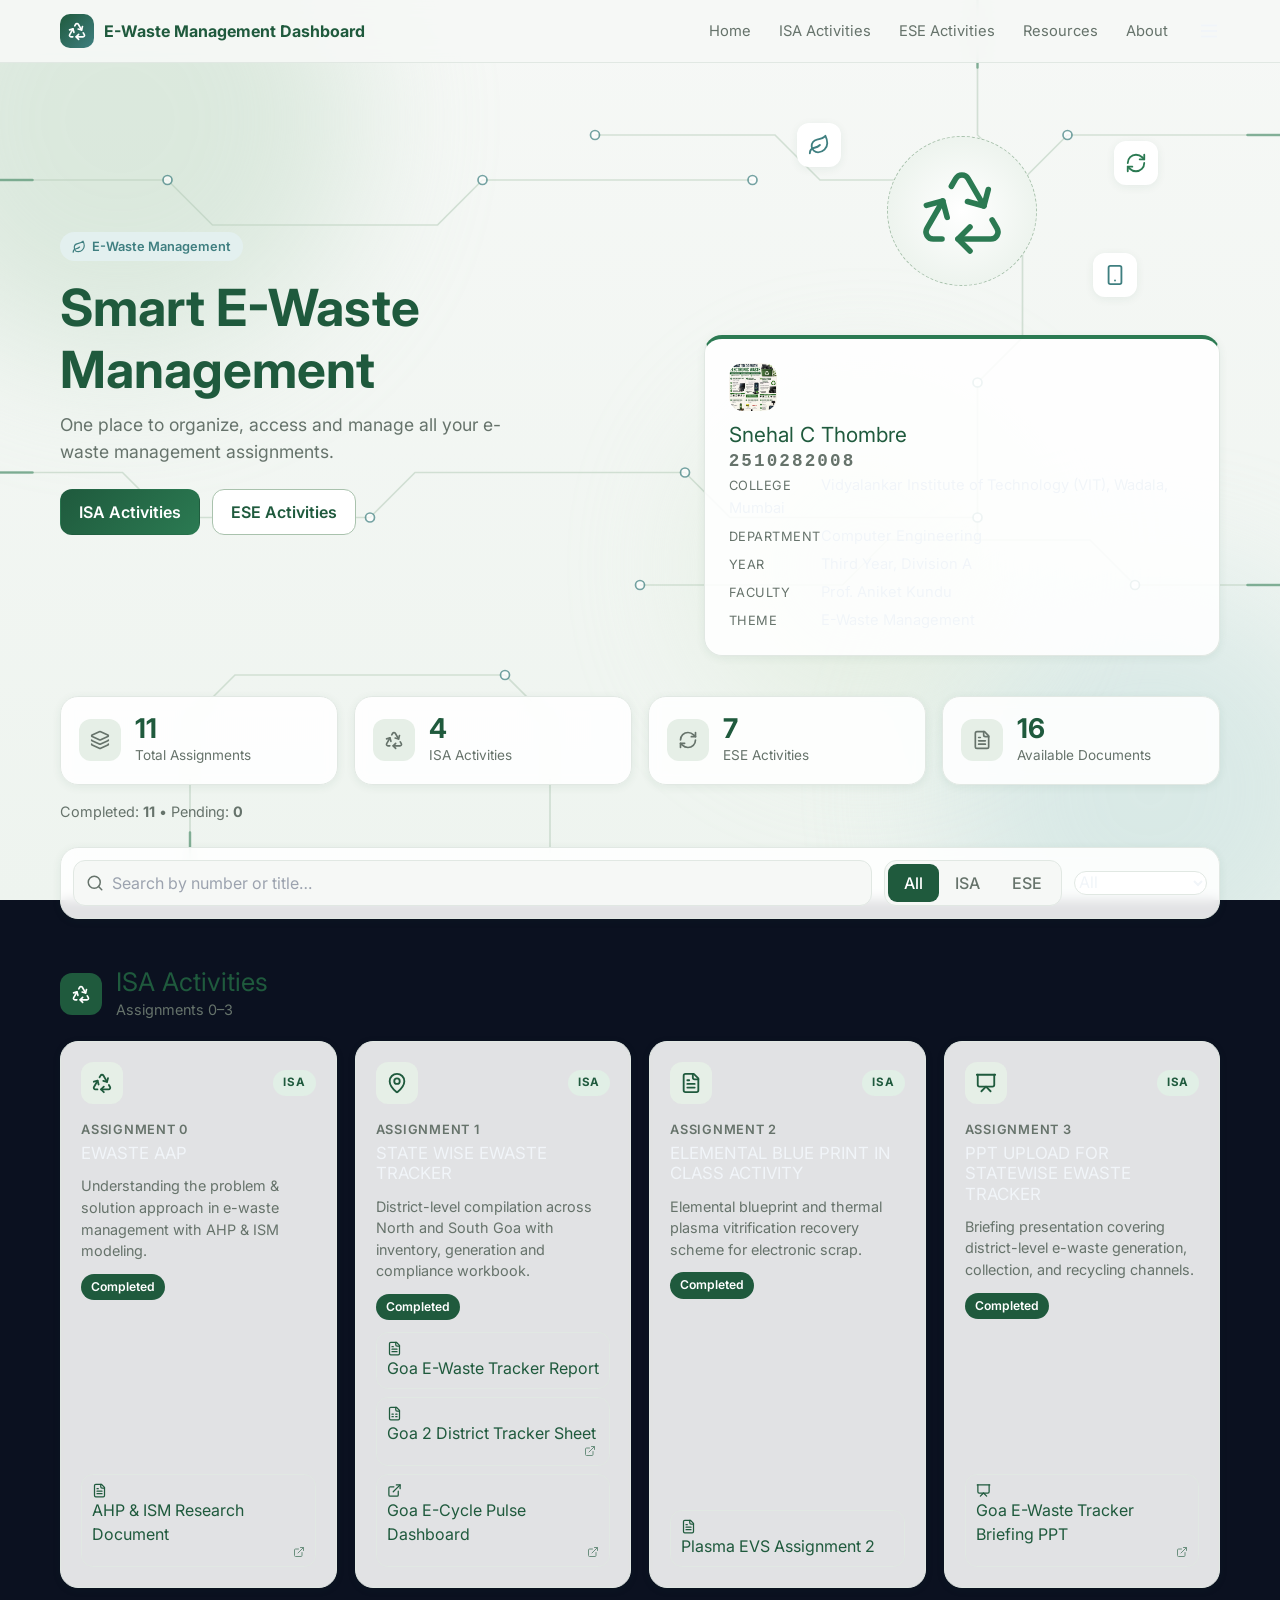
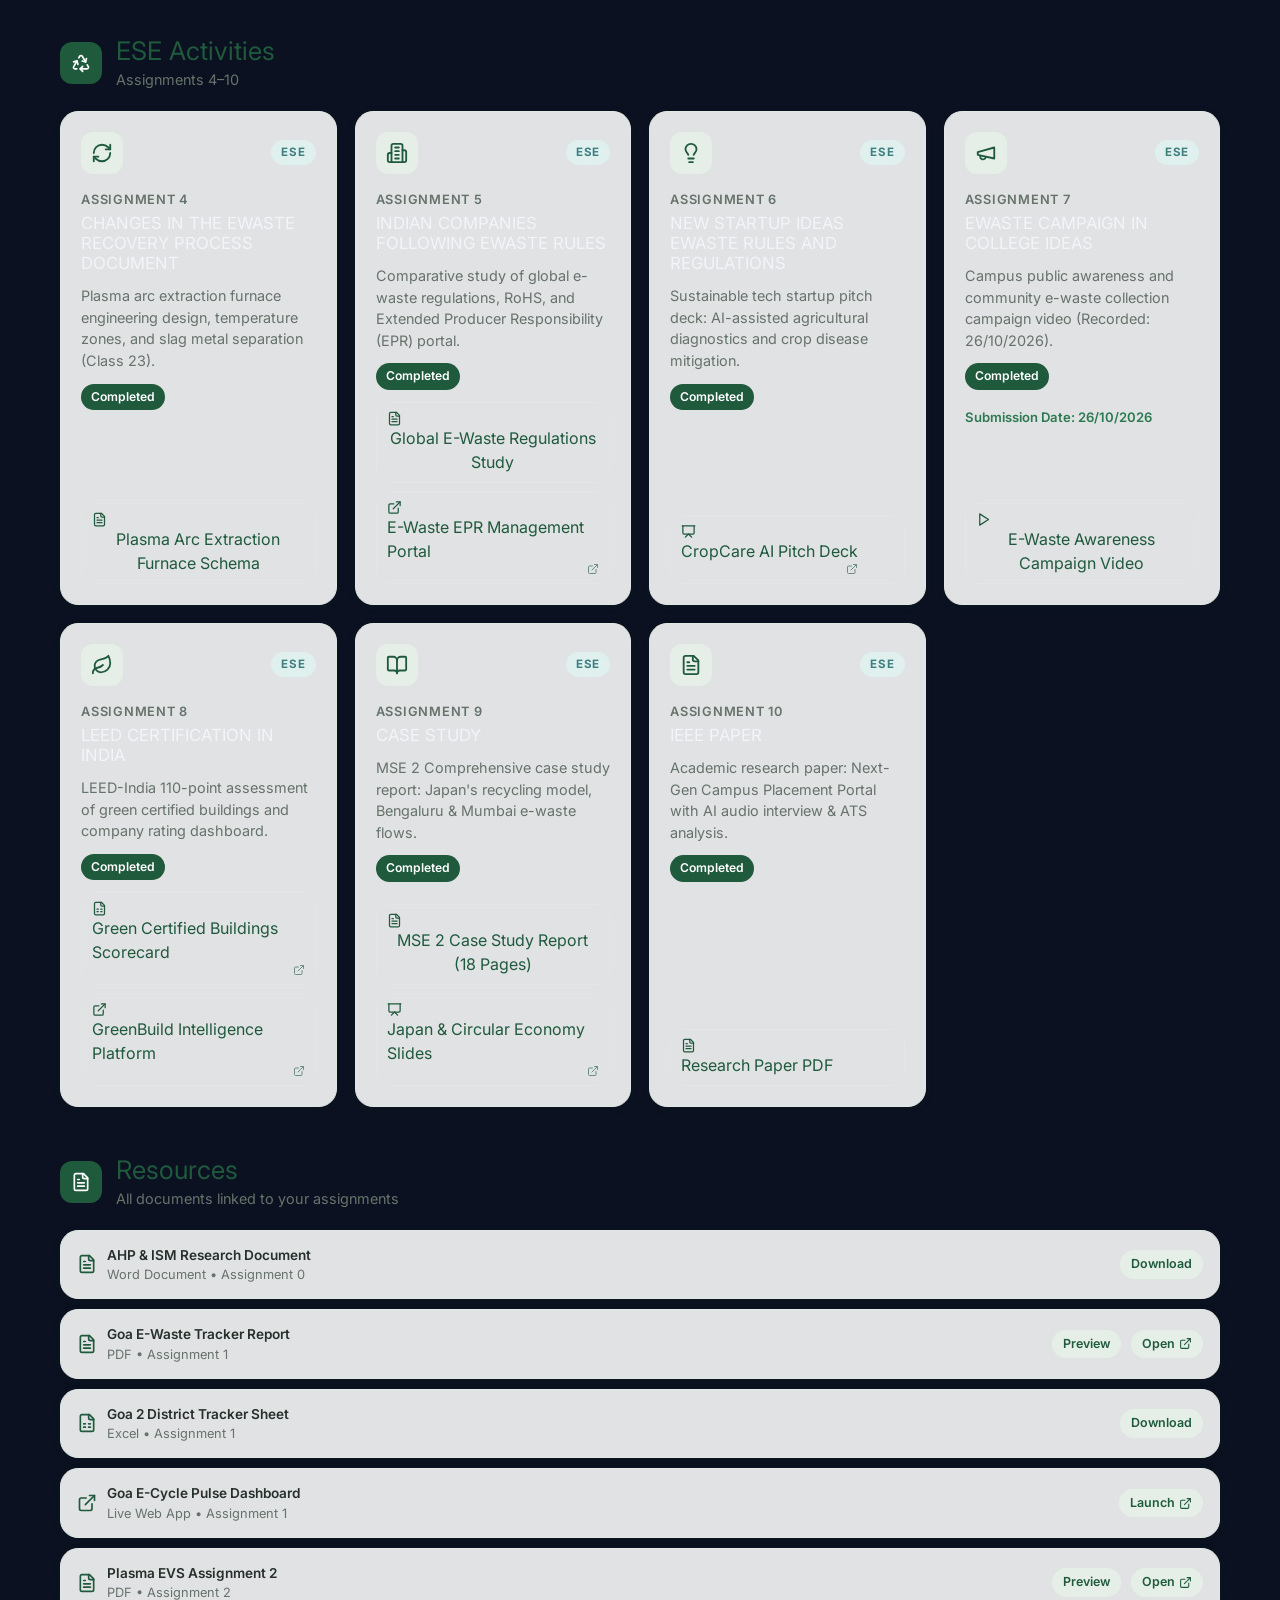
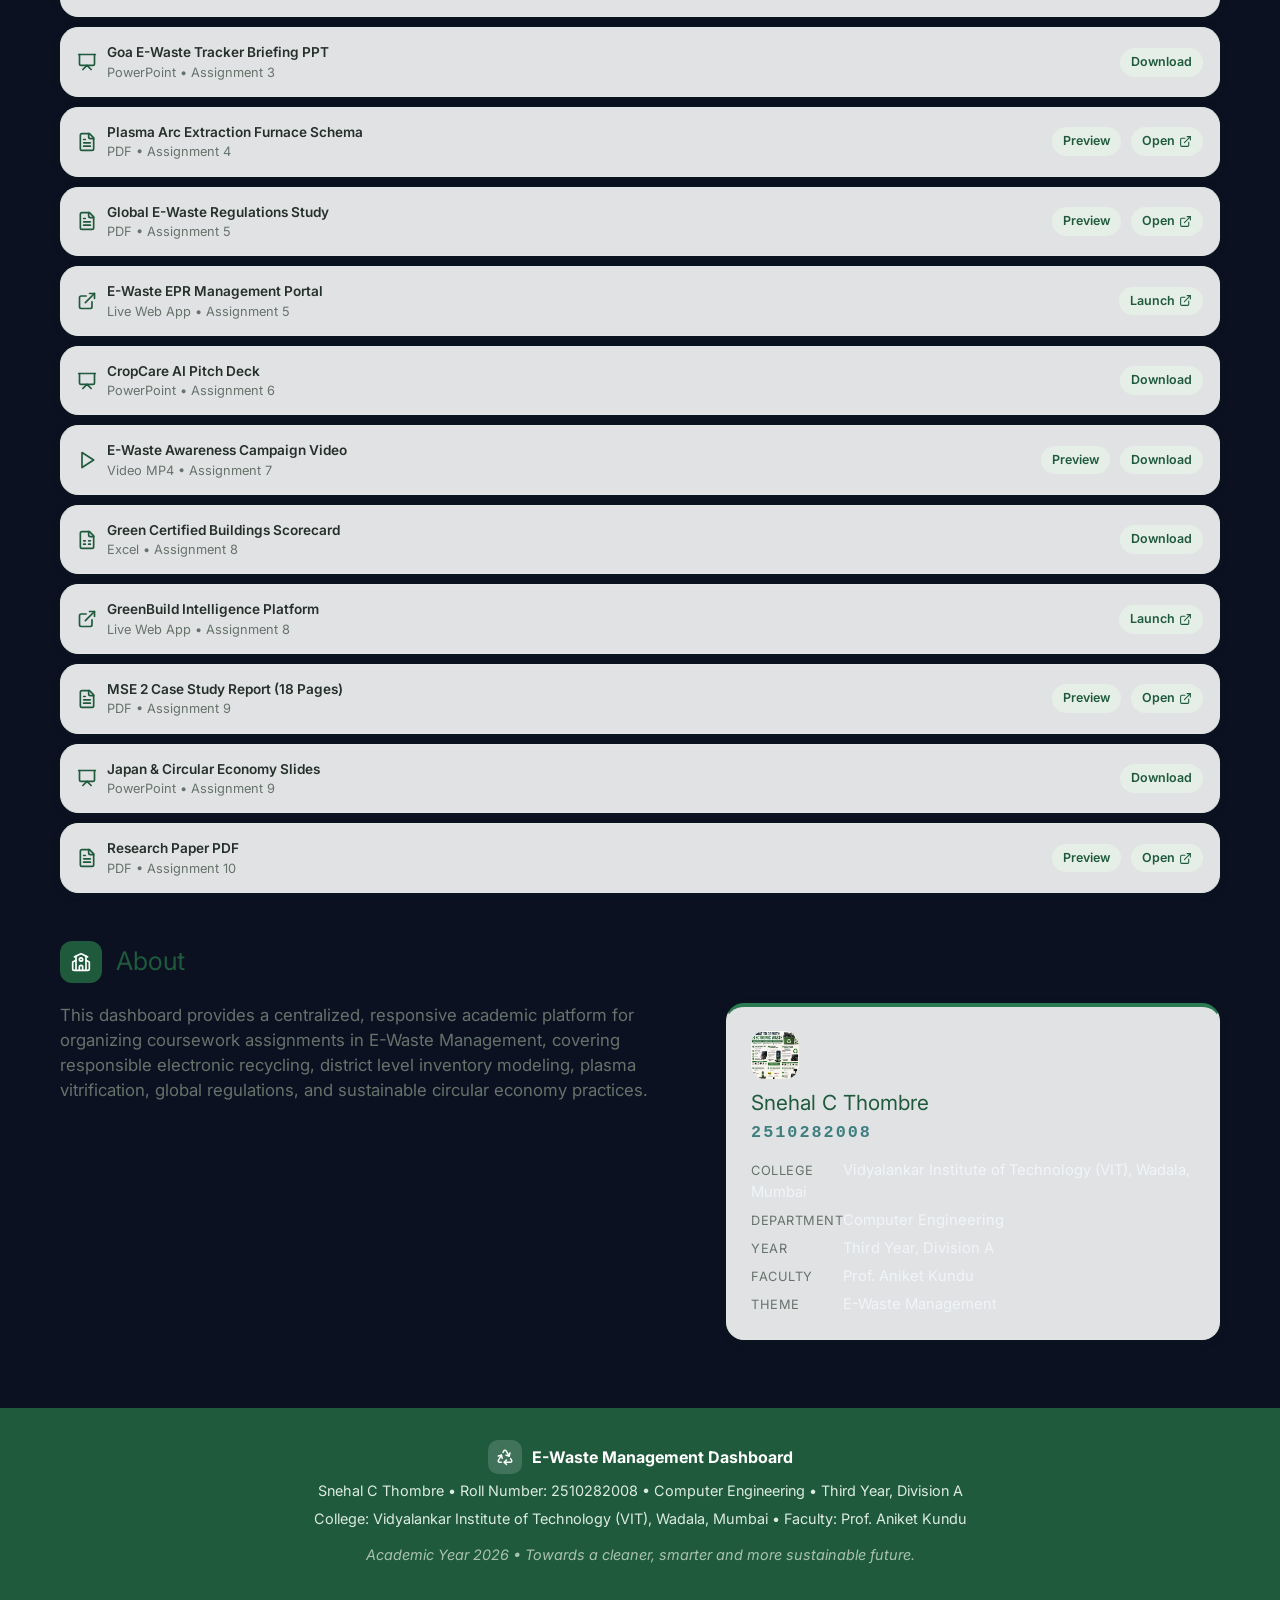
<file: index.html>
<!doctype html>
<html lang="en">
  <head>
    <meta charset="UTF-8" />
    <meta name="viewport" content="width=device-width, initial-scale=1.0" />
    <title>E-Waste Management Dashboard | Snehal C Thombre</title>
    <link rel="preconnect" href="https://fonts.googleapis.com" />
    <link href="https://fonts.googleapis.com/css2?family=Inter:wght@400;500;600;700&display=swap" rel="stylesheet" />
    <link rel="icon" type="image/svg+xml" href="data:image/svg+xml,<svg xmlns='http://www.w3.org/2000/svg' viewBox='0 0 24 24' fill='none' stroke='%231f5a3d' stroke-width='2' stroke-linecap='round' stroke-linejoin='round'><path d='M7 19H4.815a1.83 1.83 0 0 1-1.57-.881 1.785 1.785 0 0 1-.004-1.784L7.196 9.5'/><path d='M11 19h8.2a1.8 1.8 0 0 0 1.5-1.5 1.8 1.8 0 0 0-.2-1.7l-4.7-8.1a1.8 1.8 0 0 0-1.6-.9h-1.9'/><path d='M11 12h8'/><path d='m16 9 3 3-3 3'/></svg>" />
    <script type="module" crossorigin src="./assets/index-CmG6NDel.js"></script>
    <link rel="stylesheet" crossorigin href="./assets/index-Br7IH2SK.css">
  </head>
  <body>
    <div id="root"></div>
  </body>
</html>
</file>
<file: assets/index-Br7IH2SK.css>
:root{--bg:#f6f8f6;--card:#fff;--forest:#1f5a3d;--forest2:#2b7a52;--sage:#a9c2ad;--sage-l:#e6efe7;--teal:#3f7f80;--ink:#26302b;--mute:#66736b;--line:#e1e8e3;--shadow:0 2px 10px rgba(31,90,61,.07);--r:18px}*{box-sizing:border-box}html{scroll-behavior:smooth}body{margin:0;font-family:Inter,Poppins,system-ui,sans-serif;background:var(--bg);color:var(--ink);line-height:1.5}main{max-width:1200px;margin:0 auto;padding:0 20px;position:relative;z-index:1}h1,h2,h3{margin:0;line-height:1.2}a{color:inherit;text-decoration:none}button,select,input{font:inherit}:focus-visible{outline:2px solid var(--teal);outline-offset:2px}.card{background:#ffffffe0;-webkit-backdrop-filter:blur(6px);backdrop-filter:blur(6px);border:1px solid var(--line);border-radius:var(--r);box-shadow:var(--shadow);transition:transform .25s,box-shadow .25s}.navbar{position:sticky;top:0;z-index:50;background:#f6f8f6eb;-webkit-backdrop-filter:blur(10px);backdrop-filter:blur(10px);border-bottom:1px solid var(--line)}.nav-inner{max-width:1200px;margin:0 auto;padding:12px 20px;display:flex;align-items:center;gap:18px}.brand{display:flex;align-items:center;gap:10px;font-weight:700;color:var(--forest)}.logo{width:34px;height:34px;border-radius:10px;background:linear-gradient(135deg,var(--forest),var(--teal));color:#fff;display:grid;place-items:center}.nav-links{display:flex;gap:4px;margin-left:auto}.nav-links a{padding:8px 12px;border-radius:10px;font-size:.92rem;color:var(--mute);transition:.2s}.nav-links a:hover{background:var(--sage-l);color:var(--forest)}.profile-chip{display:flex;align-items:center;gap:6px;padding:7px 12px;border-radius:99px;background:var(--sage-l);color:var(--forest);font-weight:600;font-size:.88rem}.burger{display:none;background:none;border:0;color:var(--forest);cursor:pointer;margin-left:auto}.welcome{display:grid;grid-template-columns:1.2fr 1fr;grid-template-areas:"t a" "t p";gap:24px;padding:48px 0 24px;align-items:center}.welcome-text{grid-area:t}.welcome-art{grid-area:a}.welcome-profile{grid-area:p}.eyebrow{display:inline-flex;gap:6px;align-items:center;font-size:.8rem;font-weight:600;color:var(--teal);background:#e3f0ef;padding:5px 12px;border-radius:99px}.welcome h1{font-size:clamp(2rem,5vw,3.2rem);color:var(--forest);margin:16px 0 12px;font-weight:700}.welcome p{color:var(--mute);font-size:1.1rem;max-width:480px;margin:0}.cta-row{display:flex;gap:12px;margin-top:24px;flex-wrap:wrap}.welcome-art{position:relative;height:200px;display:grid;place-items:center}.orbit{width:150px;height:150px;border-radius:50%;display:grid;place-items:center;color:var(--forest2);background:radial-gradient(circle,#fff,var(--sage-l));border:1px dashed var(--sage);animation:spin 24s linear infinite}.float{position:absolute;width:44px;height:44px;border-radius:12px;background:#fff;box-shadow:var(--shadow);display:grid;place-items:center;color:var(--teal);animation:bob 4s ease-in-out infinite}.f1{top:12px;left:18%}.f2{bottom:14px;right:16%;animation-delay:1s}.f3{top:30px;right:12%;animation-delay:2s;color:var(--forest2)}@keyframes spin{to{transform:rotate(360deg)}}@keyframes bob{50%{transform:translateY(-8px)}}.fade-up{animation:up .7s ease both}@keyframes up{0%{opacity:0;transform:translateY(14px)}}.profile-card{padding:24px;border-top:4px solid var(--forest2)}.avatar{width:48px;height:48px;border-radius:14px;background:var(--sage-l);color:var(--forest);display:grid;place-items:center;margin-bottom:12px}.profile-card h3{font-size:1.3rem;color:var(--forest)}.roll{margin:4px 0 14px;font-family:ui-monospace,monospace;letter-spacing:.12em;font-weight:600;color:var(--teal);font-size:1.05rem}.profile-card ul{list-style:none;margin:0;padding:0;display:grid;gap:6px;font-size:.92rem}.profile-card li span{display:inline-block;width:92px;color:var(--mute);font-size:.8rem;text-transform:uppercase;letter-spacing:.04em}.stats{display:grid;grid-template-columns:repeat(4,1fr);gap:16px;margin:16px 0}.stat{padding:18px;display:flex;gap:14px;align-items:center}.stat:hover,.assignment:hover{transform:translateY(-4px);box-shadow:0 10px 24px #1f5a3d1f}.stat-icon{width:42px;height:42px;border-radius:12px;background:var(--sage-l);color:var(--forest);display:grid;place-items:center}.stat strong{display:block;font-size:1.7rem;color:var(--forest);line-height:1}.stat span{color:var(--mute);font-size:.85rem}.stats-note{grid-column:1/-1;margin:0;color:var(--mute);font-size:.9rem}.toolbar{display:flex;gap:12px;align-items:center;padding:12px;margin:24px 0 8px;flex-wrap:wrap}.search{flex:1 1 240px;display:flex;align-items:center;gap:8px;background:var(--bg);border:1px solid var(--line);border-radius:12px;padding:0 12px;color:var(--mute)}.search input{border:0;background:none;padding:10px 0;flex:1;outline:0;color:var(--ink);min-width:0}.seg{display:flex;background:var(--bg);border-radius:12px;padding:3px;border:1px solid var(--line)}.seg button{border:0;background:none;padding:7px 16px;border-radius:9px;cursor:pointer;color:var(--mute);font-weight:500}.seg .on{background:var(--forest);color:#fff}select{padding:10px 12px;border-radius:12px;border:1px solid var(--line);background:#fff;color:var(--ink)}.btn{display:inline-flex;align-items:center;justify-content:center;gap:8px;padding:10px 18px;border-radius:12px;border:1px solid transparent;font-weight:600;cursor:pointer;transition:.2s}.btn.primary{background:linear-gradient(135deg,var(--forest),var(--forest2));color:#fff}.btn.primary:hover{filter:brightness(1.1);transform:translateY(-1px)}.btn.ghost{background:#fff;border-color:var(--sage);color:var(--forest)}.btn.ghost:hover{background:var(--sage-l)}.btn.full{width:100%;margin-top:14px}.chip{display:inline-flex;align-items:center;gap:4px;padding:5px 11px;border-radius:99px;background:var(--sage-l);color:var(--forest);font-size:.78rem;font-weight:600;border:0;cursor:pointer;white-space:nowrap;transition:.2s}.chip:hover{background:var(--forest);color:#fff}.icon-link,.icon-btn{color:var(--mute);display:grid;place-items:center;background:none;border:0;cursor:pointer;padding:4px}.icon-link:hover,.icon-btn:hover{color:var(--forest)}.link{background:none;border:0;color:var(--teal);text-decoration:underline;cursor:pointer;padding:0}.section{padding:40px 0 8px;scroll-margin-top:70px}.section-head{display:flex;gap:14px;align-items:center;margin-bottom:20px}.section-head h2{font-size:1.6rem;color:var(--forest)}.section-head p{margin:2px 0 0;color:var(--mute);font-size:.9rem}.section-icon{width:42px;height:42px;border-radius:12px;display:grid;place-items:center;background:var(--forest);color:#fff}.ese .section-icon{background:var(--teal)}.grid{display:grid;grid-template-columns:repeat(auto-fill,minmax(260px,1fr));gap:18px}.assignment{padding:20px;display:flex;flex-direction:column;min-width:0}.a-top{display:flex;justify-content:space-between;align-items:center}.a-icon{width:42px;height:42px;border-radius:12px;background:var(--sage-l);color:var(--forest);display:grid;place-items:center}.badge{font-size:.72rem;font-weight:700;padding:4px 10px;border-radius:99px;letter-spacing:.06em}.badge.isa{background:#e1efe6;color:var(--forest)}.badge.ese{background:#dff0ef;color:var(--teal)}.a-num{margin:16px 0 4px;color:var(--mute);font-size:.8rem;font-weight:600;text-transform:uppercase;letter-spacing:.06em}.a-title{font-size:1.05rem;overflow-wrap:anywhere;margin-bottom:12px}.a-desc{color:var(--mute);font-size:.9rem;margin:0 0 12px}.status{align-self:flex-start;font-size:.76rem;font-weight:600;padding:4px 10px;border-radius:99px;margin-bottom:12px}.status.file-not-added{background:#f1f1ee;color:#76766f}.status.available{background:#e0f0e5;color:var(--forest2)}.status.completed{background:var(--forest);color:#fff}.no-file{display:flex;gap:6px;align-items:center;margin:auto 0 0;color:var(--mute);font-size:.88rem;padding-top:6px}.files{list-style:none;margin:auto 0 0;padding:0;display:grid;gap:8px}.files li,.row{display:flex;align-items:center;gap:10px;color:var(--forest)}.files li{padding:8px 10px;border:1px solid var(--line);border-radius:12px}.f-info{flex:1;min-width:0;display:flex;flex-direction:column}.f-name{font-size:.85rem;font-weight:600;color:var(--ink);overflow-wrap:anywhere}.f-info small{color:var(--mute)}.rows{display:grid;gap:10px}.row{padding:14px 16px}.empty{color:var(--mute);background:#fff;border:1px dashed var(--sage);padding:20px;border-radius:var(--r)}.empty.big{display:flex;gap:10px;align-items:center;margin:16px 0}code{background:var(--sage-l);padding:1px 6px;border-radius:6px;font-size:.85em}.about-grid{display:grid;grid-template-columns:1.3fr 1fr;gap:24px;align-items:start}.about-grid>p{font-size:1.05rem;color:var(--mute);margin:0}.footer{margin-top:60px;background:var(--forest);color:#dcebe0;padding:32px 20px;text-align:center}.footer .brand{color:#fff;justify-content:center}.footer .logo{background:#ffffff26}.foot-inner p{margin:6px 0;font-size:.9rem}.foot-inner .tag{font-style:italic;color:var(--sage);margin-top:14px}.modal-back{position:fixed;top:0;right:0;bottom:0;left:0;background:#14231b8c;z-index:100;display:grid;place-items:center;padding:16px;animation:fade .2s}@keyframes fade{0%{opacity:0}}.modal{background:#fff;border-radius:var(--r);width:min(1000px,100%);height:90vh;display:flex;flex-direction:column;overflow:hidden}.modal-bar{display:flex;align-items:center;gap:12px;padding:12px 16px;border-bottom:1px solid var(--line)}.modal-bar strong{flex:1;overflow:hidden;text-overflow:ellipsis;white-space:nowrap}.modal iframe{flex:1;border:0;width:100%}@media (max-width:900px){.stats{grid-template-columns:repeat(2,1fr)}.welcome{grid-template-columns:1fr;grid-template-areas:"t" "a" "p"}.about-grid{grid-template-columns:1fr}.grid{grid-template-columns:repeat(2,1fr)}}@media (max-width:820px){.burger{display:block}.profile-chip span{display:none}.profile-chip{padding:8px}.nav-links{display:none;position:absolute;top:100%;left:0;right:0;flex-direction:column;background:#fff;padding:12px 20px;border-bottom:1px solid var(--line);margin:0}.nav-links.open{display:flex}.nav-links a{padding:12px}.brand-text{font-size:.9rem}}@media (max-width:600px){.grid{grid-template-columns:1fr}.stats{grid-template-columns:1fr 1fr;gap:10px}.stat{padding:14px;flex-direction:column;align-items:flex-start}.toolbar>*{flex:1 1 100%}.seg button{flex:1}}@media (prefers-reduced-motion:reduce){*{animation:none!important;transition:none!important}}.bg-live{position:fixed;top:0;right:0;bottom:0;left:0;z-index:0;overflow:hidden;pointer-events:none;background:linear-gradient(180deg,#f6f8f6,#eef4ef)}.footer{position:relative;z-index:1}.blob{position:absolute;border-radius:50%;filter:blur(70px);opacity:.45;animation:blob 30s ease-in-out infinite}.b1{width:480px;height:480px;background:#bcd7c1;top:-120px;left:-120px}.b2{width:420px;height:420px;background:#bfdcdb;bottom:-100px;right:-80px;animation-delay:-10s}.b3{width:320px;height:320px;background:#d5e6d0;top:45%;left:55%;animation-delay:-20s}@keyframes blob{50%{transform:translate(60px,40px) scale(1.12)}}.circuit{position:absolute;top:0;right:0;bottom:0;left:0;width:100%;height:100%}.trace{fill:none;stroke:#b7cdbb;stroke-width:1.5;opacity:.55}.pulse{fill:none;stroke:var(--forest2);stroke-width:2.2;stroke-linecap:round;stroke-dasharray:60 900;opacity:.5;animation:flow 10s linear infinite}@keyframes flow{0%{stroke-dashoffset:960}to{stroke-dashoffset:0}}.node{fill:#fff;stroke:var(--teal);stroke-width:1.5;opacity:.7;animation:glow 4s ease-in-out infinite}@keyframes glow{50%{opacity:.2}}.drift{position:absolute;bottom:-60px;opacity:.16;animation:rise linear infinite}.drift.g{color:var(--forest2)}.drift.t{color:var(--teal)}@keyframes rise{0%{transform:translateY(0) rotate(0)}to{transform:translateY(-115vh) rotate(300deg)}}*,:before,:after{--tw-border-spacing-x: 0;--tw-border-spacing-y: 0;--tw-translate-x: 0;--tw-translate-y: 0;--tw-rotate: 0;--tw-skew-x: 0;--tw-skew-y: 0;--tw-scale-x: 1;--tw-scale-y: 1;--tw-pan-x: ;--tw-pan-y: ;--tw-pinch-zoom: ;--tw-scroll-snap-strictness: proximity;--tw-gradient-from-position: ;--tw-gradient-via-position: ;--tw-gradient-to-position: ;--tw-ordinal: ;--tw-slashed-zero: ;--tw-numeric-figure: ;--tw-numeric-spacing: ;--tw-numeric-fraction: ;--tw-ring-inset: ;--tw-ring-offset-width: 0px;--tw-ring-offset-color: #fff;--tw-ring-color: rgb(59 130 246 / .5);--tw-ring-offset-shadow: 0 0 #0000;--tw-ring-shadow: 0 0 #0000;--tw-shadow: 0 0 #0000;--tw-shadow-colored: 0 0 #0000;--tw-blur: ;--tw-brightness: ;--tw-contrast: ;--tw-grayscale: ;--tw-hue-rotate: ;--tw-invert: ;--tw-saturate: ;--tw-sepia: ;--tw-drop-shadow: ;--tw-backdrop-blur: ;--tw-backdrop-brightness: ;--tw-backdrop-contrast: ;--tw-backdrop-grayscale: ;--tw-backdrop-hue-rotate: ;--tw-backdrop-invert: ;--tw-backdrop-opacity: ;--tw-backdrop-saturate: ;--tw-backdrop-sepia: ;--tw-contain-size: ;--tw-contain-layout: ;--tw-contain-paint: ;--tw-contain-style: }::backdrop{--tw-border-spacing-x: 0;--tw-border-spacing-y: 0;--tw-translate-x: 0;--tw-translate-y: 0;--tw-rotate: 0;--tw-skew-x: 0;--tw-skew-y: 0;--tw-scale-x: 1;--tw-scale-y: 1;--tw-pan-x: ;--tw-pan-y: ;--tw-pinch-zoom: ;--tw-scroll-snap-strictness: proximity;--tw-gradient-from-position: ;--tw-gradient-via-position: ;--tw-gradient-to-position: ;--tw-ordinal: ;--tw-slashed-zero: ;--tw-numeric-figure: ;--tw-numeric-spacing: ;--tw-numeric-fraction: ;--tw-ring-inset: ;--tw-ring-offset-width: 0px;--tw-ring-offset-color: #fff;--tw-ring-color: rgb(59 130 246 / .5);--tw-ring-offset-shadow: 0 0 #0000;--tw-ring-shadow: 0 0 #0000;--tw-shadow: 0 0 #0000;--tw-shadow-colored: 0 0 #0000;--tw-blur: ;--tw-brightness: ;--tw-contrast: ;--tw-grayscale: ;--tw-hue-rotate: ;--tw-invert: ;--tw-saturate: ;--tw-sepia: ;--tw-drop-shadow: ;--tw-backdrop-blur: ;--tw-backdrop-brightness: ;--tw-backdrop-contrast: ;--tw-backdrop-grayscale: ;--tw-backdrop-hue-rotate: ;--tw-backdrop-invert: ;--tw-backdrop-opacity: ;--tw-backdrop-saturate: ;--tw-backdrop-sepia: ;--tw-contain-size: ;--tw-contain-layout: ;--tw-contain-paint: ;--tw-contain-style: }*,:before,:after{box-sizing:border-box;border-width:0;border-style:solid;border-color:#e5e7eb}:before,:after{--tw-content: ""}html,:host{line-height:1.5;-webkit-text-size-adjust:100%;-moz-tab-size:4;-o-tab-size:4;tab-size:4;font-family:Inter,system-ui,-apple-system,Segoe UI,Roboto,sans-serif;font-feature-settings:normal;font-variation-settings:normal;-webkit-tap-highlight-color:transparent}body{margin:0;line-height:inherit}hr{height:0;color:inherit;border-top-width:1px}abbr:where([title]){-webkit-text-decoration:underline dotted;text-decoration:underline dotted}h1,h2,h3,h4,h5,h6{font-size:inherit;font-weight:inherit}a{color:inherit;text-decoration:inherit}b,strong{font-weight:bolder}code,kbd,samp,pre{font-family:ui-monospace,SFMono-Regular,Menlo,Monaco,Consolas,Liberation Mono,Courier New,monospace;font-feature-settings:normal;font-variation-settings:normal;font-size:1em}small{font-size:80%}sub,sup{font-size:75%;line-height:0;position:relative;vertical-align:baseline}sub{bottom:-.25em}sup{top:-.5em}table{text-indent:0;border-color:inherit;border-collapse:collapse}button,input,optgroup,select,textarea{font-family:inherit;font-feature-settings:inherit;font-variation-settings:inherit;font-size:100%;font-weight:inherit;line-height:inherit;letter-spacing:inherit;color:inherit;margin:0;padding:0}button,select{text-transform:none}button,input:where([type=button]),input:where([type=reset]),input:where([type=submit]){-webkit-appearance:button;background-color:transparent;background-image:none}:-moz-focusring{outline:auto}:-moz-ui-invalid{box-shadow:none}progress{vertical-align:baseline}::-webkit-inner-spin-button,::-webkit-outer-spin-button{height:auto}[type=search]{-webkit-appearance:textfield;outline-offset:-2px}::-webkit-search-decoration{-webkit-appearance:none}::-webkit-file-upload-button{-webkit-appearance:button;font:inherit}summary{display:list-item}blockquote,dl,dd,h1,h2,h3,h4,h5,h6,hr,figure,p,pre{margin:0}fieldset{margin:0;padding:0}legend{padding:0}ol,ul,menu{list-style:none;margin:0;padding:0}dialog{padding:0}textarea{resize:vertical}input::-moz-placeholder,textarea::-moz-placeholder{opacity:1;color:#9ca3af}input::placeholder,textarea::placeholder{opacity:1;color:#9ca3af}button,[role=button]{cursor:pointer}:disabled{cursor:default}img,svg,video,canvas,audio,iframe,embed,object{display:block;vertical-align:middle}img,video{max-width:100%;height:auto}[hidden]:where(:not([hidden=until-found])){display:none}body{font-family:Plus Jakarta Sans,Inter,system-ui,-apple-system,sans-serif;background-color:#0b1120;color:#f1f5f9}.pointer-events-none{pointer-events:none}.fixed{position:fixed}.absolute{position:absolute}.relative{position:relative}.sticky{position:sticky}.inset-0{top:0;right:0;bottom:0;left:0}.-bottom-1{bottom:-.25rem}.-right-1{right:-.25rem}.-top-1{top:-.25rem}.bottom-0{bottom:0}.left-1\/3{left:33.333333%}.left-3{left:.75rem}.left-3\.5{left:.875rem}.right-0{right:0}.right-3{right:.75rem}.top-0{top:0}.top-1\/2{top:50%}.z-10{z-index:10}.z-40{z-index:40}.z-50{z-index:50}.mx-auto{margin-left:auto;margin-right:auto}.-mb-20{margin-bottom:-5rem}.-mr-20{margin-right:-5rem}.-mt-20{margin-top:-5rem}.mb-0\.5{margin-bottom:.125rem}.mb-1\.5{margin-bottom:.375rem}.mb-3{margin-bottom:.75rem}.mb-4{margin-bottom:1rem}.ml-2{margin-left:.5rem}.mr-1\.5{margin-right:.375rem}.mt-0\.5{margin-top:.125rem}.mt-1{margin-top:.25rem}.mt-1\.5{margin-top:.375rem}.mt-16{margin-top:4rem}.mt-3{margin-top:.75rem}.mt-4{margin-top:1rem}.mt-5{margin-top:1.25rem}.mt-8{margin-top:2rem}.line-clamp-2{overflow:hidden;display:-webkit-box;-webkit-box-orient:vertical;-webkit-line-clamp:2}.block{display:block}.flex{display:flex}.inline-flex{display:inline-flex}.grid{display:grid}.hidden{display:none}.h-1\.5{height:.375rem}.h-10{height:2.5rem}.h-16{height:4rem}.h-2\.5{height:.625rem}.h-3{height:.75rem}.h-3\.5{height:.875rem}.h-4{height:1rem}.h-5{height:1.25rem}.h-6{height:1.5rem}.h-72{height:18rem}.h-8{height:2rem}.h-80{height:20rem}.h-full{height:100%}.max-h-\[65vh\]{max-height:65vh}.max-h-\[90vh\]{max-height:90vh}.max-h-\[92vh\]{max-height:92vh}.min-h-0{min-height:0px}.min-h-\[240px\]{min-height:240px}.min-h-\[260px\]{min-height:260px}.min-h-\[300px\]{min-height:300px}.min-h-\[60vh\]{min-height:60vh}.w-1\.5{width:.375rem}.w-10{width:2.5rem}.w-2\.5{width:.625rem}.w-3{width:.75rem}.w-3\.5{width:.875rem}.w-4{width:1rem}.w-5{width:1.25rem}.w-6{width:1.5rem}.w-72{width:18rem}.w-8{width:2rem}.w-80{width:20rem}.w-full{width:100%}.min-w-0{min-width:0px}.max-w-2xl{max-width:42rem}.max-w-4xl{max-width:56rem}.max-w-7xl{max-width:80rem}.max-w-\[130px\]{max-width:130px}.max-w-lg{max-width:32rem}.max-w-md{max-width:28rem}.flex-1{flex:1 1 0%}.flex-shrink-0{flex-shrink:0}.-translate-y-1\/2{--tw-translate-y: -50%;transform:translate(var(--tw-translate-x),var(--tw-translate-y)) rotate(var(--tw-rotate)) skew(var(--tw-skew-x)) skewY(var(--tw-skew-y)) scaleX(var(--tw-scale-x)) scaleY(var(--tw-scale-y))}@keyframes ping{75%,to{transform:scale(2);opacity:0}}.animate-ping{animation:ping 1s cubic-bezier(0,0,.2,1) infinite}@keyframes pulse{50%{opacity:.5}}.animate-pulse{animation:pulse 2s cubic-bezier(.4,0,.6,1) infinite}.cursor-pointer{cursor:pointer}.grid-cols-1{grid-template-columns:repeat(1,minmax(0,1fr))}.grid-cols-2{grid-template-columns:repeat(2,minmax(0,1fr))}.flex-col{flex-direction:column}.flex-wrap{flex-wrap:wrap}.items-start{align-items:flex-start}.items-center{align-items:center}.items-baseline{align-items:baseline}.justify-end{justify-content:flex-end}.justify-center{justify-content:center}.justify-between{justify-content:space-between}.gap-1{gap:.25rem}.gap-1\.5{gap:.375rem}.gap-2{gap:.5rem}.gap-2\.5{gap:.625rem}.gap-3{gap:.75rem}.gap-4{gap:1rem}.gap-6{gap:1.5rem}.space-y-1>:not([hidden])~:not([hidden]){--tw-space-y-reverse: 0;margin-top:calc(.25rem * calc(1 - var(--tw-space-y-reverse)));margin-bottom:calc(.25rem * var(--tw-space-y-reverse))}.space-y-1\.5>:not([hidden])~:not([hidden]){--tw-space-y-reverse: 0;margin-top:calc(.375rem * calc(1 - var(--tw-space-y-reverse)));margin-bottom:calc(.375rem * var(--tw-space-y-reverse))}.space-y-2>:not([hidden])~:not([hidden]){--tw-space-y-reverse: 0;margin-top:calc(.5rem * calc(1 - var(--tw-space-y-reverse)));margin-bottom:calc(.5rem * var(--tw-space-y-reverse))}.space-y-4>:not([hidden])~:not([hidden]){--tw-space-y-reverse: 0;margin-top:calc(1rem * calc(1 - var(--tw-space-y-reverse)));margin-bottom:calc(1rem * var(--tw-space-y-reverse))}.space-y-6>:not([hidden])~:not([hidden]){--tw-space-y-reverse: 0;margin-top:calc(1.5rem * calc(1 - var(--tw-space-y-reverse)));margin-bottom:calc(1.5rem * var(--tw-space-y-reverse))}.overflow-auto{overflow:auto}.overflow-hidden{overflow:hidden}.overflow-y-auto{overflow-y:auto}.truncate{overflow:hidden;text-overflow:ellipsis;white-space:nowrap}.rounded-2xl{border-radius:1rem}.rounded-3xl{border-radius:1.5rem}.rounded-\[14px\]{border-radius:14px}.rounded-full{border-radius:9999px}.rounded-lg{border-radius:.5rem}.rounded-md{border-radius:.375rem}.rounded-xl{border-radius:.75rem}.border{border-width:1px}.border-0{border-width:0px}.border-2{border-width:2px}.border-b{border-bottom-width:1px}.border-t{border-top-width:1px}.border-amber-500\/20{border-color:#f59e0b33}.border-amber-500\/25{border-color:#f59e0b40}.border-amber-900\/40{border-color:#78350f66}.border-emerald-500\/20{border-color:#10b98133}.border-emerald-500\/30{border-color:#10b9814d}.border-emerald-900\/50{border-color:#064e3b80}.border-red-500\/80{border-color:#ef4444cc}.border-slate-700{--tw-border-opacity: 1;border-color:rgb(51 65 85 / var(--tw-border-opacity, 1))}.border-slate-700\/50{border-color:#33415580}.border-slate-700\/60{border-color:#33415599}.border-slate-700\/80{border-color:#334155cc}.border-slate-800{--tw-border-opacity: 1;border-color:rgb(30 41 59 / var(--tw-border-opacity, 1))}.border-slate-800\/40{border-color:#1e293b66}.border-slate-800\/60{border-color:#1e293b99}.border-slate-800\/80{border-color:#1e293bcc}.border-slate-900{--tw-border-opacity: 1;border-color:rgb(15 23 42 / var(--tw-border-opacity, 1))}.bg-amber-500\/10{background-color:#f59e0b1a}.bg-black\/60{background-color:#0009}.bg-emerald-400{--tw-bg-opacity: 1;background-color:rgb(52 211 153 / var(--tw-bg-opacity, 1))}.bg-emerald-500{--tw-bg-opacity: 1;background-color:rgb(16 185 129 / var(--tw-bg-opacity, 1))}.bg-emerald-500\/10{background-color:#10b9811a}.bg-emerald-500\/15{background-color:#10b98126}.bg-emerald-500\/20{background-color:#10b98133}.bg-slate-800{--tw-bg-opacity: 1;background-color:rgb(30 41 59 / var(--tw-bg-opacity, 1))}.bg-slate-800\/80{background-color:#1e293bcc}.bg-slate-800\/90{background-color:#1e293be6}.bg-slate-900{--tw-bg-opacity: 1;background-color:rgb(15 23 42 / var(--tw-bg-opacity, 1))}.bg-slate-900\/40{background-color:#0f172a66}.bg-slate-900\/70{background-color:#0f172ab3}.bg-slate-900\/80{background-color:#0f172acc}.bg-slate-950{--tw-bg-opacity: 1;background-color:rgb(2 6 23 / var(--tw-bg-opacity, 1))}.bg-slate-950\/30{background-color:#0206174d}.bg-slate-950\/40{background-color:#02061766}.bg-slate-950\/70{background-color:#020617b3}.bg-slate-950\/80{background-color:#020617cc}.bg-slate-950\/85{background-color:#020617d9}.bg-teal-500\/10{background-color:#14b8a61a}.bg-gradient-to-b{background-image:linear-gradient(to bottom,var(--tw-gradient-stops))}.bg-gradient-to-br{background-image:linear-gradient(to bottom right,var(--tw-gradient-stops))}.bg-gradient-to-r{background-image:linear-gradient(to right,var(--tw-gradient-stops))}.bg-gradient-to-tr{background-image:linear-gradient(to top right,var(--tw-gradient-stops))}.from-emerald-500{--tw-gradient-from: #10b981 var(--tw-gradient-from-position);--tw-gradient-to: rgb(16 185 129 / 0) var(--tw-gradient-to-position);--tw-gradient-stops: var(--tw-gradient-from), var(--tw-gradient-to)}.from-emerald-600{--tw-gradient-from: #059669 var(--tw-gradient-from-position);--tw-gradient-to: rgb(5 150 105 / 0) var(--tw-gradient-to-position);--tw-gradient-stops: var(--tw-gradient-from), var(--tw-gradient-to)}.from-slate-900{--tw-gradient-from: #0f172a var(--tw-gradient-from-position);--tw-gradient-to: rgb(15 23 42 / 0) var(--tw-gradient-to-position);--tw-gradient-stops: var(--tw-gradient-from), var(--tw-gradient-to)}.from-slate-900\/90{--tw-gradient-from: rgb(15 23 42 / .9) var(--tw-gradient-from-position);--tw-gradient-to: rgb(15 23 42 / 0) var(--tw-gradient-to-position);--tw-gradient-stops: var(--tw-gradient-from), var(--tw-gradient-to)}.from-teal-500{--tw-gradient-from: #14b8a6 var(--tw-gradient-from-position);--tw-gradient-to: rgb(20 184 166 / 0) var(--tw-gradient-to-position);--tw-gradient-stops: var(--tw-gradient-from), var(--tw-gradient-to)}.via-emerald-400{--tw-gradient-to: rgb(52 211 153 / 0) var(--tw-gradient-to-position);--tw-gradient-stops: var(--tw-gradient-from), #34d399 var(--tw-gradient-via-position), var(--tw-gradient-to)}.via-slate-900{--tw-gradient-to: rgb(15 23 42 / 0) var(--tw-gradient-to-position);--tw-gradient-stops: var(--tw-gradient-from), #0f172a var(--tw-gradient-via-position), var(--tw-gradient-to)}.via-teal-400{--tw-gradient-to: rgb(45 212 191 / 0) var(--tw-gradient-to-position);--tw-gradient-stops: var(--tw-gradient-from), #2dd4bf var(--tw-gradient-via-position), var(--tw-gradient-to)}.to-amber-950\/30{--tw-gradient-to: rgb(69 26 3 / .3) var(--tw-gradient-to-position)}.to-emerald-300{--tw-gradient-to: #6ee7b7 var(--tw-gradient-to-position)}.to-emerald-700{--tw-gradient-to: #047857 var(--tw-gradient-to-position)}.to-emerald-950\/40{--tw-gradient-to: rgb(2 44 34 / .4) var(--tw-gradient-to-position)}.to-slate-900{--tw-gradient-to: #0f172a var(--tw-gradient-to-position)}.to-slate-900\/60{--tw-gradient-to: rgb(15 23 42 / .6) var(--tw-gradient-to-position)}.to-teal-400{--tw-gradient-to: #2dd4bf var(--tw-gradient-to-position)}.to-teal-600{--tw-gradient-to: #0d9488 var(--tw-gradient-to-position)}.fill-current{fill:currentColor}.stroke-\[2\.5\]{stroke-width:2.5}.object-contain{-o-object-fit:contain;object-fit:contain}.object-cover{-o-object-fit:cover;object-fit:cover}.object-top{-o-object-position:top;object-position:top}.p-0\.5{padding:.125rem}.p-1{padding:.25rem}.p-1\.5{padding:.375rem}.p-2{padding:.5rem}.p-2\.5{padding:.625rem}.p-3{padding:.75rem}.p-3\.5{padding:.875rem}.p-4{padding:1rem}.p-5{padding:1.25rem}.p-6{padding:1.5rem}.p-8{padding:2rem}.px-1{padding-left:.25rem;padding-right:.25rem}.px-2{padding-left:.5rem;padding-right:.5rem}.px-2\.5{padding-left:.625rem;padding-right:.625rem}.px-3{padding-left:.75rem;padding-right:.75rem}.px-3\.5{padding-left:.875rem;padding-right:.875rem}.px-4{padding-left:1rem;padding-right:1rem}.px-5{padding-left:1.25rem;padding-right:1.25rem}.py-0\.5{padding-top:.125rem;padding-bottom:.125rem}.py-1{padding-top:.25rem;padding-bottom:.25rem}.py-1\.5{padding-top:.375rem;padding-bottom:.375rem}.py-10{padding-top:2.5rem;padding-bottom:2.5rem}.py-2{padding-top:.5rem;padding-bottom:.5rem}.py-2\.5{padding-top:.625rem;padding-bottom:.625rem}.pb-3{padding-bottom:.75rem}.pb-4{padding-bottom:1rem}.pl-10{padding-left:2.5rem}.pl-9{padding-left:2.25rem}.pr-1{padding-right:.25rem}.pr-3{padding-right:.75rem}.pr-4{padding-right:1rem}.pt-0\.5{padding-top:.125rem}.pt-2{padding-top:.5rem}.pt-3{padding-top:.75rem}.pt-4{padding-top:1rem}.pt-6{padding-top:1.5rem}.text-center{text-align:center}.font-mono{font-family:ui-monospace,SFMono-Regular,Menlo,Monaco,Consolas,Liberation Mono,Courier New,monospace}.text-2xl{font-size:1.5rem;line-height:2rem}.text-3xl{font-size:1.875rem;line-height:2.25rem}.text-\[10px\]{font-size:10px}.text-\[11px\]{font-size:11px}.text-base{font-size:1rem;line-height:1.5rem}.text-lg{font-size:1.125rem;line-height:1.75rem}.text-sm{font-size:.875rem;line-height:1.25rem}.text-xs{font-size:.75rem;line-height:1rem}.font-bold{font-weight:700}.font-extrabold{font-weight:800}.font-medium{font-weight:500}.font-semibold{font-weight:600}.uppercase{text-transform:uppercase}.italic{font-style:italic}.tracking-tight{letter-spacing:-.025em}.tracking-wide{letter-spacing:.025em}.tracking-wider{letter-spacing:.05em}.text-amber-300{--tw-text-opacity: 1;color:rgb(252 211 77 / var(--tw-text-opacity, 1))}.text-amber-400{--tw-text-opacity: 1;color:rgb(251 191 36 / var(--tw-text-opacity, 1))}.text-amber-400\/90{color:#fbbf24e6}.text-amber-500\/80{color:#f59e0bcc}.text-emerald-300{--tw-text-opacity: 1;color:rgb(110 231 183 / var(--tw-text-opacity, 1))}.text-emerald-400{--tw-text-opacity: 1;color:rgb(52 211 153 / var(--tw-text-opacity, 1))}.text-emerald-500\/80{color:#10b981cc}.text-red-400{--tw-text-opacity: 1;color:rgb(248 113 113 / var(--tw-text-opacity, 1))}.text-slate-100{--tw-text-opacity: 1;color:rgb(241 245 249 / var(--tw-text-opacity, 1))}.text-slate-200{--tw-text-opacity: 1;color:rgb(226 232 240 / var(--tw-text-opacity, 1))}.text-slate-300{--tw-text-opacity: 1;color:rgb(203 213 225 / var(--tw-text-opacity, 1))}.text-slate-400{--tw-text-opacity: 1;color:rgb(148 163 184 / var(--tw-text-opacity, 1))}.text-slate-500{--tw-text-opacity: 1;color:rgb(100 116 139 / var(--tw-text-opacity, 1))}.text-slate-950{--tw-text-opacity: 1;color:rgb(2 6 23 / var(--tw-text-opacity, 1))}.text-teal-400{--tw-text-opacity: 1;color:rgb(45 212 191 / var(--tw-text-opacity, 1))}.text-white{--tw-text-opacity: 1;color:rgb(255 255 255 / var(--tw-text-opacity, 1))}.placeholder-slate-500::-moz-placeholder{--tw-placeholder-opacity: 1;color:rgb(100 116 139 / var(--tw-placeholder-opacity, 1))}.placeholder-slate-500::placeholder{--tw-placeholder-opacity: 1;color:rgb(100 116 139 / var(--tw-placeholder-opacity, 1))}.placeholder-slate-600::-moz-placeholder{--tw-placeholder-opacity: 1;color:rgb(71 85 105 / var(--tw-placeholder-opacity, 1))}.placeholder-slate-600::placeholder{--tw-placeholder-opacity: 1;color:rgb(71 85 105 / var(--tw-placeholder-opacity, 1))}.opacity-75{opacity:.75}.shadow-2xl{--tw-shadow: 0 25px 50px -12px rgb(0 0 0 / .25);--tw-shadow-colored: 0 25px 50px -12px var(--tw-shadow-color);box-shadow:var(--tw-ring-offset-shadow, 0 0 #0000),var(--tw-ring-shadow, 0 0 #0000),var(--tw-shadow)}.shadow-lg{--tw-shadow: 0 10px 15px -3px rgb(0 0 0 / .1), 0 4px 6px -4px rgb(0 0 0 / .1);--tw-shadow-colored: 0 10px 15px -3px var(--tw-shadow-color), 0 4px 6px -4px var(--tw-shadow-color);box-shadow:var(--tw-ring-offset-shadow, 0 0 #0000),var(--tw-ring-shadow, 0 0 #0000),var(--tw-shadow)}.shadow-md{--tw-shadow: 0 4px 6px -1px rgb(0 0 0 / .1), 0 2px 4px -2px rgb(0 0 0 / .1);--tw-shadow-colored: 0 4px 6px -1px var(--tw-shadow-color), 0 2px 4px -2px var(--tw-shadow-color);box-shadow:var(--tw-ring-offset-shadow, 0 0 #0000),var(--tw-ring-shadow, 0 0 #0000),var(--tw-shadow)}.shadow-sm{--tw-shadow: 0 1px 2px 0 rgb(0 0 0 / .05);--tw-shadow-colored: 0 1px 2px 0 var(--tw-shadow-color);box-shadow:var(--tw-ring-offset-shadow, 0 0 #0000),var(--tw-ring-shadow, 0 0 #0000),var(--tw-shadow)}.shadow-xl{--tw-shadow: 0 20px 25px -5px rgb(0 0 0 / .1), 0 8px 10px -6px rgb(0 0 0 / .1);--tw-shadow-colored: 0 20px 25px -5px var(--tw-shadow-color), 0 8px 10px -6px var(--tw-shadow-color);box-shadow:var(--tw-ring-offset-shadow, 0 0 #0000),var(--tw-ring-shadow, 0 0 #0000),var(--tw-shadow)}.shadow-black\/40{--tw-shadow-color: rgb(0 0 0 / .4);--tw-shadow: var(--tw-shadow-colored)}.shadow-emerald-500\/10{--tw-shadow-color: rgb(16 185 129 / .1);--tw-shadow: var(--tw-shadow-colored)}.shadow-emerald-500\/20{--tw-shadow-color: rgb(16 185 129 / .2);--tw-shadow: var(--tw-shadow-colored)}.shadow-emerald-500\/25{--tw-shadow-color: rgb(16 185 129 / .25);--tw-shadow: var(--tw-shadow-colored)}.shadow-emerald-500\/50{--tw-shadow-color: rgb(16 185 129 / .5);--tw-shadow: var(--tw-shadow-colored)}.shadow-emerald-950\/20{--tw-shadow-color: rgb(2 44 34 / .2);--tw-shadow: var(--tw-shadow-colored)}.shadow-emerald-950\/50{--tw-shadow-color: rgb(2 44 34 / .5);--tw-shadow: var(--tw-shadow-colored)}.outline-none{outline:2px solid transparent;outline-offset:2px}.blur-3xl{--tw-blur: blur(64px);filter:var(--tw-blur) var(--tw-brightness) var(--tw-contrast) var(--tw-grayscale) var(--tw-hue-rotate) var(--tw-invert) var(--tw-saturate) var(--tw-sepia) var(--tw-drop-shadow)}.filter{filter:var(--tw-blur) var(--tw-brightness) var(--tw-contrast) var(--tw-grayscale) var(--tw-hue-rotate) var(--tw-invert) var(--tw-saturate) var(--tw-sepia) var(--tw-drop-shadow)}.backdrop-blur-md{--tw-backdrop-blur: blur(12px);-webkit-backdrop-filter:var(--tw-backdrop-blur) var(--tw-backdrop-brightness) var(--tw-backdrop-contrast) var(--tw-backdrop-grayscale) var(--tw-backdrop-hue-rotate) var(--tw-backdrop-invert) var(--tw-backdrop-opacity) var(--tw-backdrop-saturate) var(--tw-backdrop-sepia);backdrop-filter:var(--tw-backdrop-blur) var(--tw-backdrop-brightness) var(--tw-backdrop-contrast) var(--tw-backdrop-grayscale) var(--tw-backdrop-hue-rotate) var(--tw-backdrop-invert) var(--tw-backdrop-opacity) var(--tw-backdrop-saturate) var(--tw-backdrop-sepia)}.backdrop-blur-sm{--tw-backdrop-blur: blur(4px);-webkit-backdrop-filter:var(--tw-backdrop-blur) var(--tw-backdrop-brightness) var(--tw-backdrop-contrast) var(--tw-backdrop-grayscale) var(--tw-backdrop-hue-rotate) var(--tw-backdrop-invert) var(--tw-backdrop-opacity) var(--tw-backdrop-saturate) var(--tw-backdrop-sepia);backdrop-filter:var(--tw-backdrop-blur) var(--tw-backdrop-brightness) var(--tw-backdrop-contrast) var(--tw-backdrop-grayscale) var(--tw-backdrop-hue-rotate) var(--tw-backdrop-invert) var(--tw-backdrop-opacity) var(--tw-backdrop-saturate) var(--tw-backdrop-sepia)}.transition-all{transition-property:all;transition-timing-function:cubic-bezier(.4,0,.2,1);transition-duration:.15s}.transition-colors{transition-property:color,background-color,border-color,text-decoration-color,fill,stroke;transition-timing-function:cubic-bezier(.4,0,.2,1);transition-duration:.15s}.duration-300{transition-duration:.3s}.duration-700{transition-duration:.7s}.ease-out{transition-timing-function:cubic-bezier(0,0,.2,1)}::-webkit-scrollbar{width:8px;height:8px}::-webkit-scrollbar-track{background:#0f172a}::-webkit-scrollbar-thumb{background:#334155;border-radius:4px}::-webkit-scrollbar-thumb:hover{background:#475569}.hover\:-translate-y-0\.5:hover{--tw-translate-y: -.125rem;transform:translate(var(--tw-translate-x),var(--tw-translate-y)) rotate(var(--tw-rotate)) skew(var(--tw-skew-x)) skewY(var(--tw-skew-y)) scaleX(var(--tw-scale-x)) scaleY(var(--tw-scale-y))}.hover\:-translate-y-1:hover{--tw-translate-y: -.25rem;transform:translate(var(--tw-translate-x),var(--tw-translate-y)) rotate(var(--tw-rotate)) skew(var(--tw-skew-x)) skewY(var(--tw-skew-y)) scaleX(var(--tw-scale-x)) scaleY(var(--tw-scale-y))}.hover\:border-amber-500\/40:hover{border-color:#f59e0b66}.hover\:border-emerald-500\/70:hover{border-color:#10b981b3}.hover\:border-red-900\/50:hover{border-color:#7f1d1d80}.hover\:border-slate-600:hover{--tw-border-opacity: 1;border-color:rgb(71 85 105 / var(--tw-border-opacity, 1))}.hover\:border-slate-700:hover{--tw-border-opacity: 1;border-color:rgb(51 65 85 / var(--tw-border-opacity, 1))}.hover\:bg-emerald-400:hover{--tw-bg-opacity: 1;background-color:rgb(52 211 153 / var(--tw-bg-opacity, 1))}.hover\:bg-red-950\/40:hover{background-color:#450a0a66}.hover\:bg-slate-700:hover{--tw-bg-opacity: 1;background-color:rgb(51 65 85 / var(--tw-bg-opacity, 1))}.hover\:bg-slate-700\/80:hover{background-color:#334155cc}.hover\:bg-slate-800:hover{--tw-bg-opacity: 1;background-color:rgb(30 41 59 / var(--tw-bg-opacity, 1))}.hover\:from-emerald-500:hover{--tw-gradient-from: #10b981 var(--tw-gradient-from-position);--tw-gradient-to: rgb(16 185 129 / 0) var(--tw-gradient-to-position);--tw-gradient-stops: var(--tw-gradient-from), var(--tw-gradient-to)}.hover\:to-teal-500:hover{--tw-gradient-to: #14b8a6 var(--tw-gradient-to-position)}.hover\:text-red-300:hover{--tw-text-opacity: 1;color:rgb(252 165 165 / var(--tw-text-opacity, 1))}.hover\:text-teal-300:hover{--tw-text-opacity: 1;color:rgb(94 234 212 / var(--tw-text-opacity, 1))}.hover\:text-white:hover{--tw-text-opacity: 1;color:rgb(255 255 255 / var(--tw-text-opacity, 1))}.hover\:underline:hover{text-decoration-line:underline}.hover\:shadow-emerald-900\/40:hover{--tw-shadow-color: rgb(6 78 59 / .4);--tw-shadow: var(--tw-shadow-colored)}.hover\:shadow-emerald-900\/60:hover{--tw-shadow-color: rgb(6 78 59 / .6);--tw-shadow: var(--tw-shadow-colored)}.focus\:border-emerald-500:focus{--tw-border-opacity: 1;border-color:rgb(16 185 129 / var(--tw-border-opacity, 1))}.focus\:border-emerald-500\/60:focus{border-color:#10b98199}.focus\:border-red-500:focus{--tw-border-opacity: 1;border-color:rgb(239 68 68 / var(--tw-border-opacity, 1))}.focus\:ring-1:focus{--tw-ring-offset-shadow: var(--tw-ring-inset) 0 0 0 var(--tw-ring-offset-width) var(--tw-ring-offset-color);--tw-ring-shadow: var(--tw-ring-inset) 0 0 0 calc(1px + var(--tw-ring-offset-width)) var(--tw-ring-color);box-shadow:var(--tw-ring-offset-shadow),var(--tw-ring-shadow),var(--tw-shadow, 0 0 #0000)}.focus\:ring-2:focus{--tw-ring-offset-shadow: var(--tw-ring-inset) 0 0 0 var(--tw-ring-offset-width) var(--tw-ring-offset-color);--tw-ring-shadow: var(--tw-ring-inset) 0 0 0 calc(2px + var(--tw-ring-offset-width)) var(--tw-ring-color);box-shadow:var(--tw-ring-offset-shadow),var(--tw-ring-shadow),var(--tw-shadow, 0 0 #0000)}.focus\:ring-emerald-500:focus{--tw-ring-opacity: 1;--tw-ring-color: rgb(16 185 129 / var(--tw-ring-opacity, 1))}.focus\:ring-emerald-500\/20:focus{--tw-ring-color: rgb(16 185 129 / .2)}.focus\:ring-red-500:focus{--tw-ring-opacity: 1;--tw-ring-color: rgb(239 68 68 / var(--tw-ring-opacity, 1))}.active\:scale-95:active{--tw-scale-x: .95;--tw-scale-y: .95;transform:translate(var(--tw-translate-x),var(--tw-translate-y)) rotate(var(--tw-rotate)) skew(var(--tw-skew-x)) skewY(var(--tw-skew-y)) scaleX(var(--tw-scale-x)) scaleY(var(--tw-scale-y))}.active\:scale-\[0\.98\]:active{--tw-scale-x: .98;--tw-scale-y: .98;transform:translate(var(--tw-translate-x),var(--tw-translate-y)) rotate(var(--tw-rotate)) skew(var(--tw-skew-x)) skewY(var(--tw-skew-y)) scaleX(var(--tw-scale-x)) scaleY(var(--tw-scale-y))}.group:hover .group-hover\:text-emerald-300{--tw-text-opacity: 1;color:rgb(110 231 183 / var(--tw-text-opacity, 1))}@media (min-width: 640px){.sm\:inline{display:inline}.sm\:max-w-none{max-width:none}.sm\:grid-cols-4{grid-template-columns:repeat(4,minmax(0,1fr))}.sm\:flex-row{flex-direction:row}.sm\:items-center{align-items:center}.sm\:gap-3{gap:.75rem}.sm\:gap-6{gap:1.5rem}.sm\:p-4{padding:1rem}.sm\:p-6{padding:1.5rem}.sm\:px-6{padding-left:1.5rem;padding-right:1.5rem}.sm\:text-3xl{font-size:1.875rem;line-height:2.25rem}.sm\:text-base{font-size:1rem;line-height:1.5rem}.sm\:text-lg{font-size:1.125rem;line-height:1.75rem}}@media (min-width: 768px){.md\:grid-cols-3{grid-template-columns:repeat(3,minmax(0,1fr))}.md\:flex-row{flex-direction:row}.md\:items-end{align-items:flex-end}.md\:items-center{align-items:center}.md\:p-8{padding:2rem}}@media (min-width: 1024px){.lg\:grid-cols-2{grid-template-columns:repeat(2,minmax(0,1fr))}.lg\:flex-row{flex-direction:row}.lg\:items-center{align-items:center}.lg\:justify-between{justify-content:space-between}.lg\:px-8{padding-left:2rem;padding-right:2rem}.lg\:text-4xl{font-size:2.25rem;line-height:2.5rem}}@media (min-width: 1280px){.xl\:grid-cols-4{grid-template-columns:repeat(4,minmax(0,1fr))}}
</file>
